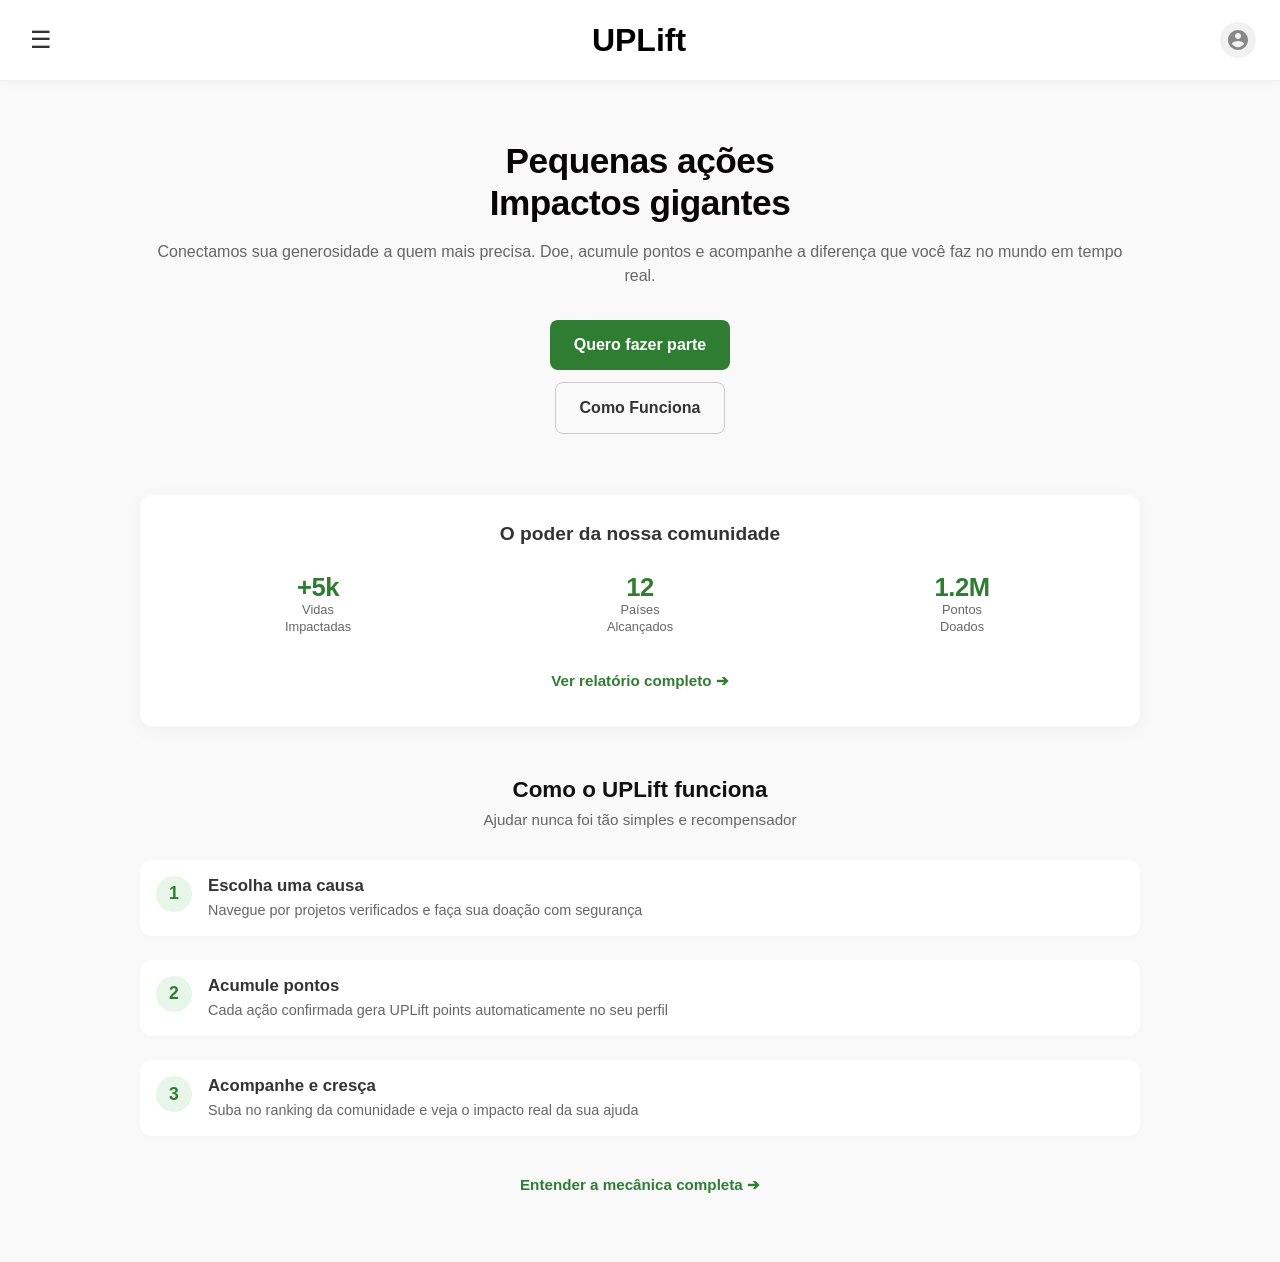
<file: Front-end/index.html>
<!DOCTYPE html>
<html lang="pt-br">
<head>
    <meta charset="UTF-8">
    <meta name="viewport" content="width=device-width, initial-scale=1.0">
    <title>UPLift</title>
    <link rel="stylesheet" href="estilos/style.css">
    <script src="script/script.js" defer></script>
</head>
<body>
    <header id="main-header">
        <button id="menu-btn">☰</button>    
        <h1>UPLift</h1>
        <nav id="menu-mobile">
            <ul>
                <li><a href="#" id="link-menu-impacto">IMPACTO</a></li>
                <li><a href="#" id="link-menu-funcionamento">FUNCIONAMENTO</a></li>
                <li><a href="#" id="link-menu-cadastro">CADASTRO</a></li>
                <li><a href="#" id="link-menu-login">LOGIN</a></li>
            </ul>
        </nav>

        <div id="perfil-usuario">
           <button id="btn-avatar">
                <svg viewBox="0 0 24 24" fill="#888888" height="24" width="24" xmlns="http://www.w3.org/2000/svg">
                <path d="M12 2C6.48 2 2 6.48 2 12s4.48 10 10 10 10-4.48 10-10S17.52 2 12 2zm0 3c1.66 0 3 1.34 3 3s-1.34 3-3 3-3-1.34-3-3 1.34-3 3-3zm0 14.2c-2.5 0-4.71-1.28-6-3.22.03-1.99 4-3.08 6-3.08 1.99 0 5.97 1.09 6 3.08-1.29 1.94-3.5 3.22-6 3.22z"></path>
                </svg>
           </button>
        </div>
    </header>

    <main id="conteudo-principal">
        <section id="inicio">
            <div id="inicio-conteudo">
                <h2>Pequenas ações<br>Impactos gigantes</h2>
                <p>Conectamos sua generosidade a quem mais precisa. Doe, acumule pontos e acompanhe a diferença que você faz no mundo em tempo real.</p>
                <div id="botoes-inicio">
                    <button class="btn-primario" id="btn-iniciar-cadastro">Quero fazer parte</button>
                    <button class="btn-secundario" id="btn-funcionamento">Como Funciona</button>
                </div>
            </div>
        </section>

        <section id="impacto-preview">
            <div class="impacto-card">
                <h3>O poder da nossa comunidade</h3>

                <div class="grid-numeros">
                    <div class="numero-item">
                        <span class="numero-destaque">+5k</span>
                        <span class="numero-texto">Vidas<br>Impactadas</span>
                    </div>
                    <div class="numero-item">
                        <span class="numero-destaque">12</span>
                        <span class="numero-texto">Países<br>Alcançados</span>
                    </div>
                    <div class="numero-item">
                        <span class="numero-destaque">1.2M</span>
                        <span class="numero-texto">Pontos<br>Doados</span>
                    </div>
                </div>

                <a href="#" class="link-saiba-mais" id="btn-ver-relatorio">Ver relatório completo ➔</a>
            </div>
        </section>

        <section id="loja-preview" style="display: none;">
            <div class="impacto-card">
                <h3>UPLift Store</h3>
                <p style="color: #666; font-size: 0.95rem; margin-bottom: 20px;">Use seus UPLift Points para resgatar passagens, cupons de apps de entrega, descontos em faculdades e streamings.</p>
                
                <button id="btn-acessar-loja" class="btn-secundario btn-full" style="display: flex; justify-content: center; align-items: center; gap: 8px;">
                    <span style="font-size: 1.2rem;">🛍️</span> Entrar na Loja
                </button>

                <div class="container-patrocinadores">
                    <span class="titulo-patrocinadores">Marcas que apoiam essa ideia:</span>
                    <div class="carrossel-patrocinadores">
                        <div class="trilha-patrocinadores">
                            <div class="patrocinador-item">✈️ VoeMais Air</div>
                            <div class="patrocinador-item">🎬 CineStream</div>
                            <div class="patrocinador-item">🍔 FoodFast</div>
                            <div class="patrocinador-item">🎓 UniEnsino</div>
                            <div class="patrocinador-item">🛍️ MegaShop</div>
                            
                            <div class="patrocinador-item">✈️ VoeMais Air</div>
                            <div class="patrocinador-item">🎬 CineStream</div>
                            <div class="patrocinador-item">🍔 FoodFast</div>
                            <div class="patrocinador-item">🎓 UniEnsino</div>
                            <div class="patrocinador-item">🛍️ MegaShop</div>
                        </div>
                    </div>
                </div>
            </div>
        </section>

        <section id="como-funciona-preview">
            
            <div id="bloco-visitante">
                <div class="como-funciona-header">
                    <h3>Como o UPLift funciona</h3>
                    <p>Ajudar nunca foi tão simples e recompensador</p>
                </div>

                <div class="passos-container">
                    <div class="passo-item">
                        <div class="passo-numero">1</div>
                        <div class="passo-texto">
                            <h4>Escolha uma causa</h4>
                            <p>Navegue por projetos verificados e faça sua doação com segurança</p>
                        </div>
                    </div>
                    <div class="passo-item">
                        <div class="passo-numero">2</div>
                        <div class="passo-texto">
                            <h4>Acumule pontos</h4>
                            <p>Cada ação confirmada gera UPLift points automaticamente no seu perfil</p>
                        </div>
                    </div>
                    <div class="passo-item">
                        <div class="passo-numero">3</div>
                        <div class="passo-texto">
                            <h4>Acompanhe e cresça</h4>
                            <p>Suba no ranking da comunidade e veja o impacto real da sua ajuda</p>
                        </div>
                    </div>
                </div>
                
                <a href="#" class="link-saiba-mais btn-centralizado">Entender a mecânica completa ➔</a>
            </div> <div id="bloco-usuario-logado" style="display: none;">
                <div class="como-funciona-header">
                    <h3>Meu Impacto Pessoal</h3>
                    <p>O reflexo da sua generosidade no mundo.</p>
                </div>

                <div class="grid-numeros" style="margin-bottom: 32px;">
                    <div class="numero-item">
                        <span class="numero-destaque" style="color: #2e7d32;">3</span>
                        <span class="numero-texto">Doações<br>Realizadas</span>
                    </div>
                    <div class="numero-item">
                        <span class="numero-destaque" style="color: #2e7d32;">15</span>
                        <span class="numero-texto">Vidas<br>Alcançadas</span>
                    </div>
                    <div class="numero-item">
                        <span class="numero-destaque" style="font-size: 1.5rem; margin-bottom: 6px;">Água</span>
                        <span class="numero-texto">Causa<br>Favorita</span>
                    </div>
                </div>
                
                <a href="#" class="link-saiba-mais btn-centralizado">Ver relatório detalhado ➔</a>
            </div>

        </section>
    </main>
    <div id="modal-perfil" class="js-modal-overlay">
        <div id="modal-box">
            <button id="fechar-modal" class="fechar-modal-cadastro js-fechar-modal">X</button>
            <div class="modal-avatar">FN</div>
            <h2 class="modal-nome">Felipe Neves</h2>
            <span class="modal-pontos">1250 pts</span>

            <button id="btn-deslogar" class="btn-sair">Sair da conta</button>
        </div>
    </div>
    <div id="modal-tipo-cadastro" class="js-modal-overlay">
        <div class="modal-box-cadastro">
            <button class="fechar-modal-cadastro js-fechar-modal" id="fechar-tipo-cadastro">X</button>
            <h2 class="titulo-cadasstro">Junte-se ao UPLift</h2>
            <p class="subtitulo-cadastro">Como você deseja participar da nossa comunidade?</p>

            <div class="opcoes-cadastro">
                <button id="btn-escolha-doador" class="btn-opcao">
                    <span class="opcao-icone">👤</span>
                    <div class="opcao-texto">
                        <strong>Doador</strong>
                        <span>Quero apoiar causas e acumular pontos</span>
                    </div>
                </button>

                <button id="btn-escolha-empresa" class="btn-opcao">
                    <span class="opcao-icone">🏢</span>
                    <div class="opcao-texto">
                        <strong>Empresa Parceira</strong>
                        <span>Quero oferecer recompensas e apoiar</span>
                    </div>
                </button>
            </div>    

            <div class="link-login-rodape">
                Já tem uma conta? <a href="#" id="link-abrir-login">Faça Login</a>
            </div>            
        </div>
    </div>   
    
    <div id="modal-login" class="js-modal-overlay">
        <div class="modal-box-login">
            <button class="fechar-modal-login js-fechar-modal">X</button>
            <h2 class="titulo-login">Bem vindo de volta!</h2>
            <p class="subtitulo-login">Acesse sua conta para continuar impactando o mundo</p>

            <form id="form-login">
                <div class="grupo-input">
                    <label for="login-email">E-mail</label>
                    <input type="email" id="login-email" placeholder="seu@email.com" required>
                </div>
                <div class="grupo-input">
                    <label for="login-senha">Senha</label>
                    <input type="password" id="login-senha" placeholder="123senha" required>
                </div>

                <div class="opcoes-extras-login">
                    <a href="#" class="link-esqueci-senha">Esqueceu a senha?</a>
                </div>

                <button type="submit" class="btn-primario btn-full">Entrar</button>
            </form>

            <div class="link-login-rodape">
                Não tem uma conta? <a href="#" id="link-abrir-cadastro-pelo-login">Cadastre-se</a>
            </div>
        </div>
    </div>

    <div id="modal-doacao" class="js-modal-overlay">
        <div class="modal-box-cadastro">
            <button class="fechar-modal-cadastro js-fechar-modal">✕</button>
            <h2 class="titulo-cadastro">Faça sua Doação</h2>
            <p class="subtitulo-cadastro">Escolha a causa e o valor para transformar vidas.</p>

            <form id="form-doacao">
                <div class="grupo-input">
                    <label for="doacao-causa">Causa / Instituição</label>
                    <select id="doacao-causa" required>
                        <option value="" disabled selected>Selecione um projeto...</option>
                        <option value="agua">Água Limpa Para Todos (Angola)</option>
                        <option value="educacao">Educação Sem Fronteiras (Brasil)</option>
                        <option value="refugio">Refúgio e Esperança (Síria)</option>
                        <option value="saude">Saúde e Nutrição Infantil (Haiti)</option>
                    </select>
                </div>

                <div class="grupo-input">
                    <label for="doacao-valor">Valor da doação (R$)</label>
                    <input type="number" id="doacao-valor" placeholder="Ex: 50" min="5" step="1" required>
                </div>

                <div class="preview-pontos">
                    <span>Pontos gerados:</span>
                    <strong id="pontos-calculados">0 pts</strong>
                </div>

                <button type="submit" class="btn-primario btn-full" style="margin-top: 8px;">Confirmar Doação</button>
            </form>
        </div>
    </div>

    <div id="modal-loja-manutencao" class="js-modal-overlay">
        <div class="modal-box-cadastro" style="padding-top: 0; overflow: hidden;"> <div class="faixa-manutencao">
                🚧 EM CONSTRUÇÃO 🚧
            </div>
            
            <button class="fechar-modal-cadastro js-fechar-modal" style="top: 48px;">✕</button>
            
            <div style="padding: 24px 0 0 0; text-align: center;">
                <h2 class="titulo-cadastro" style="margin-bottom: 12px;">Loja em Breve!</h2>
                <p class="subtitulo-cadastro" style="line-height: 1.5;">Seção ainda em construção.</p>
                <p class="subtitulo-cadastro" style="line-height: 1.5; color: #111;">Continue acumulando seus <strong>pontos vitalícios</strong>. Avisaremos você assim que novos itens e resgates maravilhosos forem disponibilizados na loja!</p>
                
                <button class="btn-primario js-fechar-modal" style="margin-top: 24px; width: 100%;">Entendi, vou juntar pontos</button>
            </div>
        </div>
    </div>
</body>
</html>
</file>
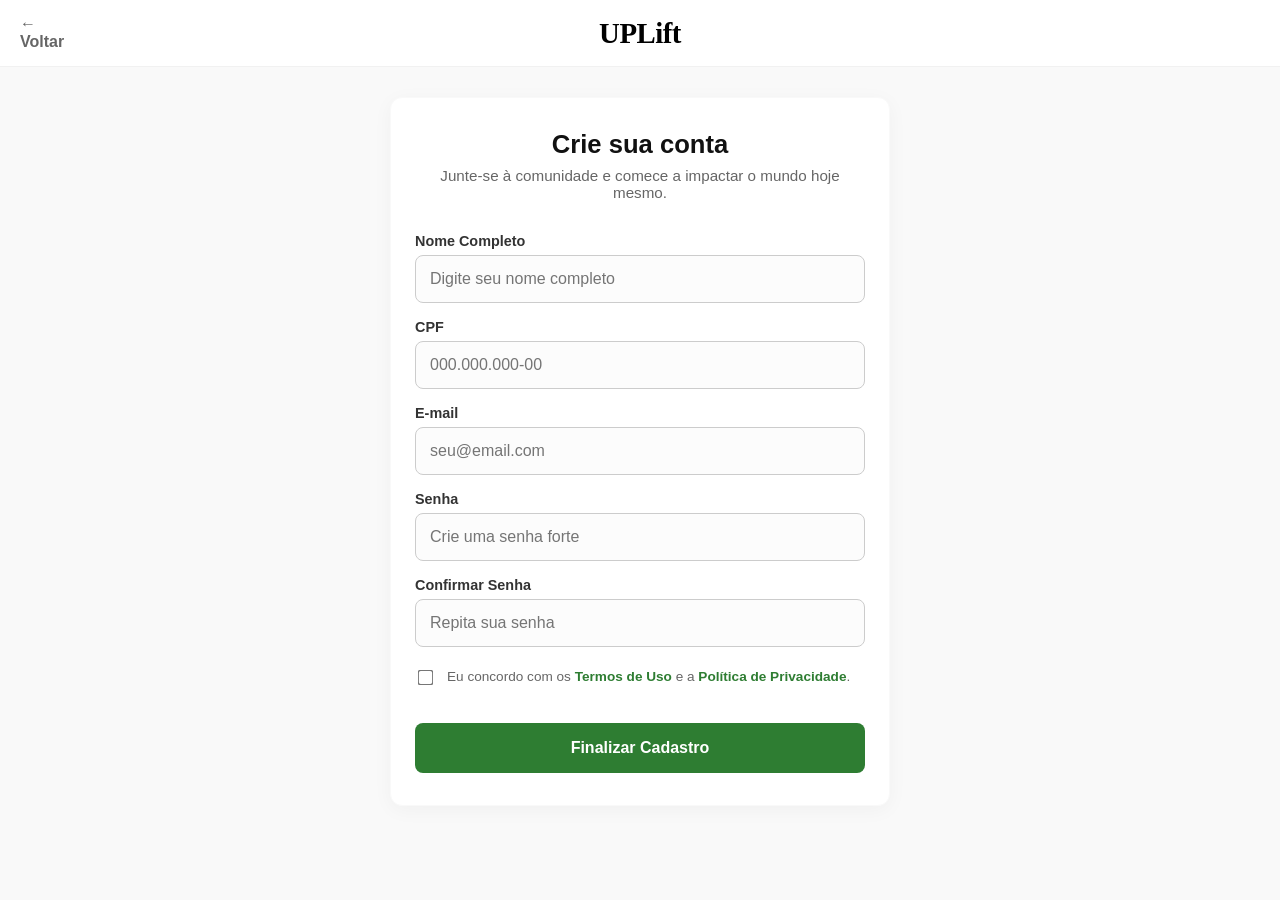
<file: Front-end/cadastro-doador.html>
<!DOCTYPE html>
<html lang="pt-br">
<head>
    <meta charset="UTF-8">
    <meta name="viewport" content="width=device-width, initial-scale=1.0">
    <title>Cadastro Doador</title>
    <link rel="stylesheet" href="estilos/style.css">
</head>
<body style="background-color: #f9f9f9;">
    <header class="header-simples">
        <a href="index.html" class="btn-voltar">← Voltar</a>
        <h1 class="logo-simples">UPLift</h1>
        <div style="width: 60px;"></div>
    </header>

    <main class="container-cadastro-pagina">
        <div class="box-formulario-pagina">
            <div class="cabecalho-form">
                <h2>Crie sua conta</h2>
                <p>Junte-se à comunidade e comece a impactar o mundo hoje mesmo.</p>
            </div>

            <form id="form-cadastro-doador">
                <div class="grupo-input">
                    <label for="cad-nome">Nome Completo</label>
                    <input type="text" id="cad-nome" placeholder="Digite seu nome completo" required>
                </div>

                <div class="grupo-input">
                    <label for="cad-cpf">CPF</label>
                    <input type="text" id="cad-cpf" placeholder="000.000.000-00" required>
                </div>

                <div class="grupo-input">
                    <label for="cad-email">E-mail</label>
                    <input type="email" id="cad-email" placeholder="seu@email.com" required>
                </div>

                <div class="grupo-input">
                    <label for="cad-senha">Senha</label>
                    <input type="password" id="cad-senha" placeholder="Crie uma senha forte" required>
                </div>

                <div class="grupo-input">
                    <label for="cad-confirma-senha">Confirmar Senha</label>
                    <input type="password" id="cad-confirma-senha" placeholder="Repita sua senha" required>
                </div>

                <div class="termos-aceite">
                    <input type="checkbox" id="cad-termos" required>
                    <label for="cad-termos">Eu concordo com os <a href="#">Termos de Uso</a> e a <a href="#">Política de Privacidade</a>.</label>
                </div>

                <button type="submit" class="btn-primario btn-full" style="margin-top: 16px;">Finalizar Cadastro</button>
            </form>
        </div>
    </main>
</body>
</html>
</file>
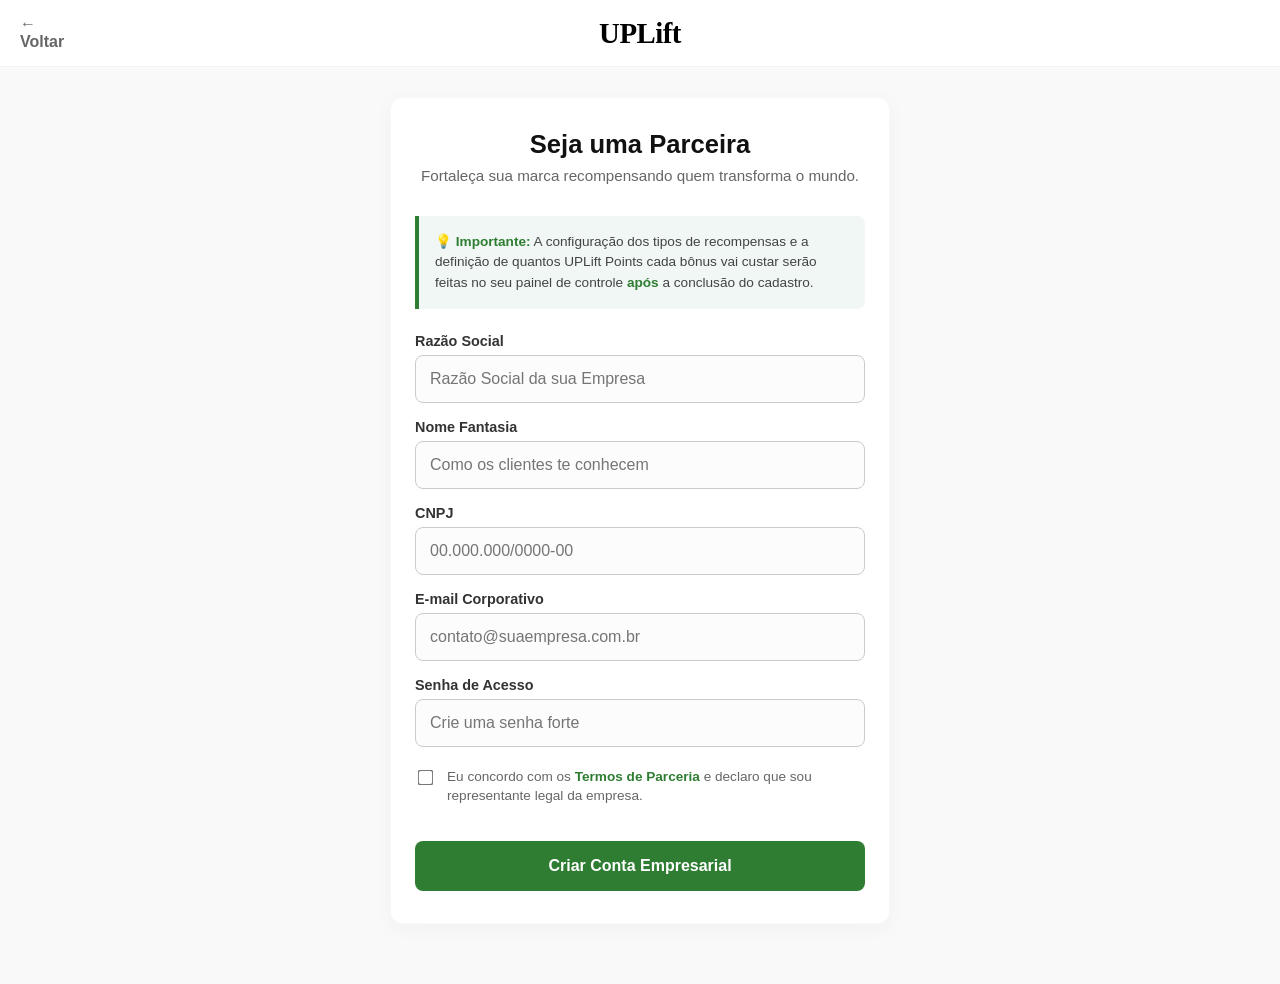
<file: Front-end/cadastro-empresa.html>
<!DOCTYPE html>
<html lang="pt-br">
<head>
    <meta charset="UTF-8">
    <meta name="viewport" content="width=device-width, initial-scale=1.0">
    <title>Cadastro Empresa - UPLift</title>
    <link rel="stylesheet" href="estilos/style.css">
</head>
<body style="background-color: #f9f9f9;">
    
    <header class="header-simples">
        <a href="index.html" class="btn-voltar">← Voltar</a>
        <h1 class="logo-simples">UPLift</h1>
        <div style="width: 60px;"></div>
    </header>

    <main class="container-cadastro-pagina">
        <div class="box-formulario-pagina">
            <div class="cabecalho-form">
                <h2>Seja uma Parceira</h2>
                <p>Fortaleça sua marca recompensando quem transforma o mundo.</p>
            </div>

            <div class="aviso-configuracao">
                <strong>💡 Importante:</strong> A configuração dos tipos de recompensas e a definição de quantos UPLift Points cada bônus vai custar serão feitas no seu painel de controle <strong>após</strong> a conclusão do cadastro.
            </div>

            <form id="form-cadastro-empresa">
                <div class="grupo-input">
                    <label for="cad-emp-razao">Razão Social</label>
                    <input type="text" id="cad-emp-razao" placeholder="Razão Social da sua Empresa" required>
                </div>

                <div class="grupo-input">
                    <label for="cad-emp-fantasia">Nome Fantasia</label>
                    <input type="text" id="cad-emp-fantasia" placeholder="Como os clientes te conhecem" required>
                </div>

                <div class="grupo-input">
                    <label for="cad-emp-cnpj">CNPJ</label>
                    <input type="text" id="cad-emp-cnpj" placeholder="00.000.000/0000-00" required>
                </div>

                <div class="grupo-input">
                    <label for="cad-emp-email">E-mail Corporativo</label>
                    <input type="email" id="cad-emp-email" placeholder="contato@suaempresa.com.br" required>
                </div>

                <div class="grupo-input">
                    <label for="cad-emp-senha">Senha de Acesso</label>
                    <input type="password" id="cad-emp-senha" placeholder="Crie uma senha forte" required>
                </div>

                <div class="termos-aceite">
                    <input type="checkbox" id="cad-emp-termos" required>
                    <label for="cad-emp-termos">Eu concordo com os <a href="#">Termos de Parceria</a> e declaro que sou representante legal da empresa.</label>
                </div>

                <button type="submit" class="btn-primario btn-full" style="margin-top: 16px;">Criar Conta Empresarial</button>
            </form>
        </div>
    </main>

</body>
</html>
</file>
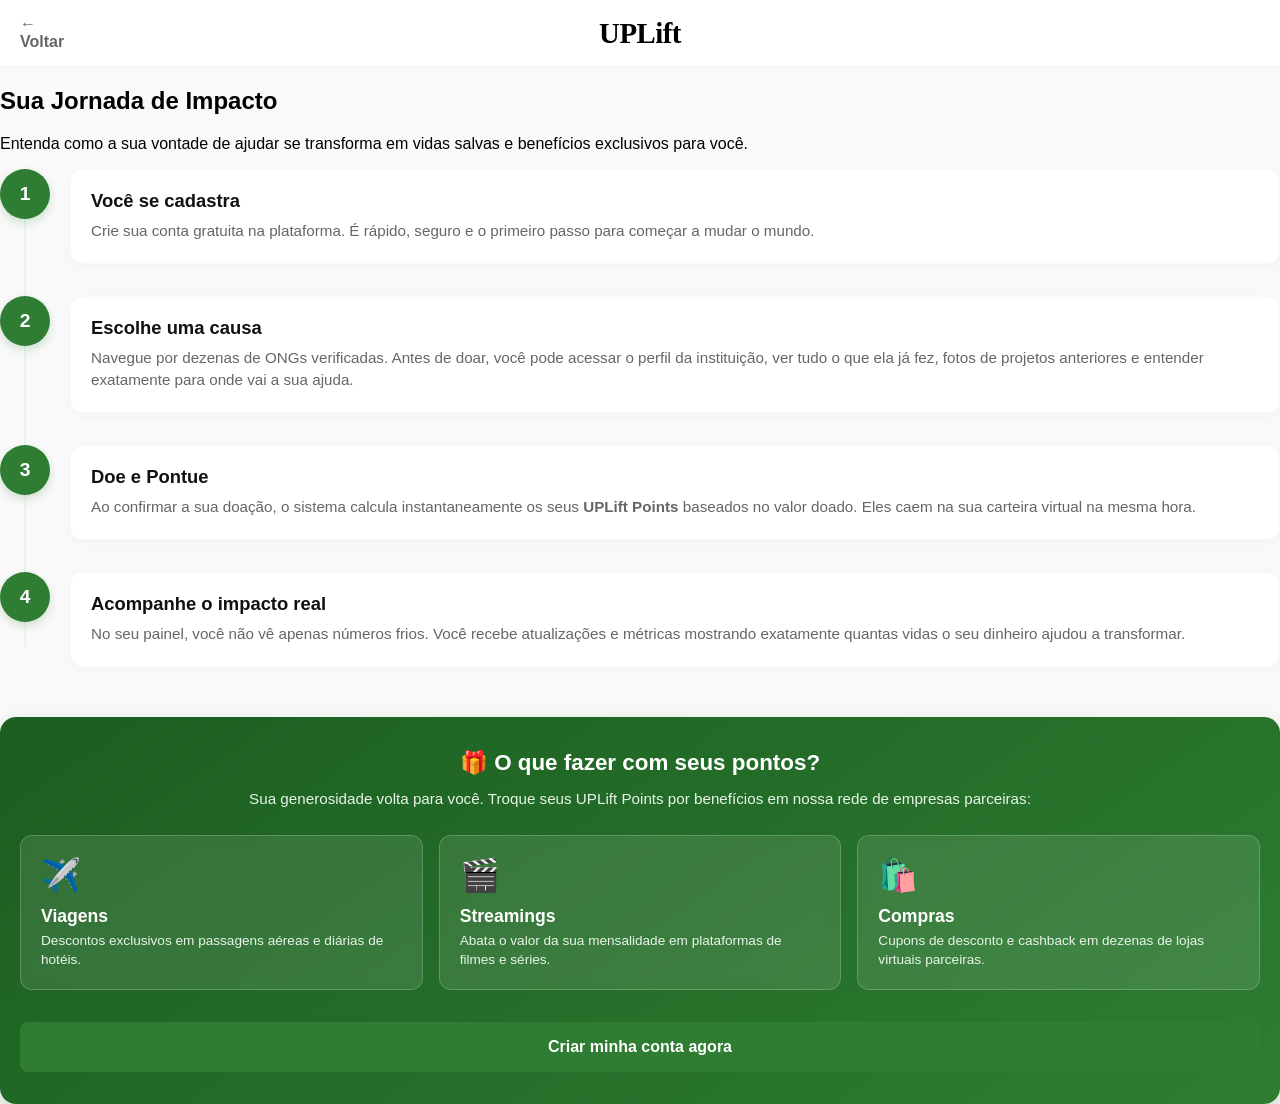
<file: Front-end/funcionamento.html>
<!DOCTYPE html>
<html lang="pt-br">
<head>
    <meta charset="UTF-8">
    <meta name="viewport" content="width=device-width, initial-scale=1.0">
    <title>Como Funciona - UPLift</title>
    <link rel="stylesheet" href="estilos/style.css">
</head>
<body style="background-color: #f9f9f9;">
    
    <header class="header-simples">
        <a href="index.html" class="btn-voltar">← Voltar</a>
        <h1 class="logo-simples">UPLift</h1>
        <div style="width: 60px;"></div>
    </header>

    <main class="container-pagina-padrao">
        
        <div class="cabecalho-pagina">
            <h2>Sua Jornada de Impacto</h2>
            <p>Entenda como a sua vontade de ajudar se transforma em vidas salvas e benefícios exclusivos para você.</p>
        </div>

        <div class="jornada-container">
            
            <div class="jornada-passo">
                <div class="jornada-icone">1</div>
                <div class="jornada-conteudo">
                    <h3>Você se cadastra</h3>
                    <p>Crie sua conta gratuita na plataforma. É rápido, seguro e o primeiro passo para começar a mudar o mundo.</p>
                </div>
            </div>

            <div class="jornada-passo">
                <div class="jornada-icone">2</div>
                <div class="jornada-conteudo">
                    <h3>Escolhe uma causa</h3>
                    <p>Navegue por dezenas de ONGs verificadas. Antes de doar, você pode acessar o perfil da instituição, ver tudo o que ela já fez, fotos de projetos anteriores e entender exatamente para onde vai a sua ajuda.</p>
                </div>
            </div>

            <div class="jornada-passo">
                <div class="jornada-icone">3</div>
                <div class="jornada-conteudo">
                    <h3>Doe e Pontue</h3>
                    <p>Ao confirmar a sua doação, o sistema calcula instantaneamente os seus <strong>UPLift Points</strong> baseados no valor doado. Eles caem na sua carteira virtual na mesma hora.</p>
                </div>
            </div>

            <div class="jornada-passo">
                <div class="jornada-icone">4</div>
                <div class="jornada-conteudo">
                    <h3>Acompanhe o impacto real</h3>
                    <p>No seu painel, você não vê apenas números frios. Você recebe atualizações e métricas mostrando exatamente quantas vidas o seu dinheiro ajudou a transformar.</p>
                </div>
            </div>

        </div>

        <div class="recompensas-destaque">
            <h3 class="titulo-recompensas">🎁 O que fazer com seus pontos?</h3>
            <p>Sua generosidade volta para você. Troque seus UPLift Points por benefícios em nossa rede de empresas parceiras:</p>
            
            <div class="grid-recompensas">
                <div class="card-recompensa">
                    <div class="recompensa-emoji">✈️</div>
                    <h4>Viagens</h4>
                    <p>Descontos exclusivos em passagens aéreas e diárias de hotéis.</p>
                </div>
                <div class="card-recompensa">
                    <div class="recompensa-emoji">🎬</div>
                    <h4>Streamings</h4>
                    <p>Abata o valor da sua mensalidade em plataformas de filmes e séries.</p>
                </div>
                <div class="card-recompensa">
                    <div class="recompensa-emoji">🛍️</div>
                    <h4>Compras</h4>
                    <p>Cupons de desconto e cashback em dezenas de lojas virtuais parceiras.</p>
                </div>
            </div>
            
            <button class="btn-primario btn-centralizado" style="margin-top: 32px; width: 100%;">Criar minha conta agora</button>
        </div>

    </main>

</body>
</html>
</file>
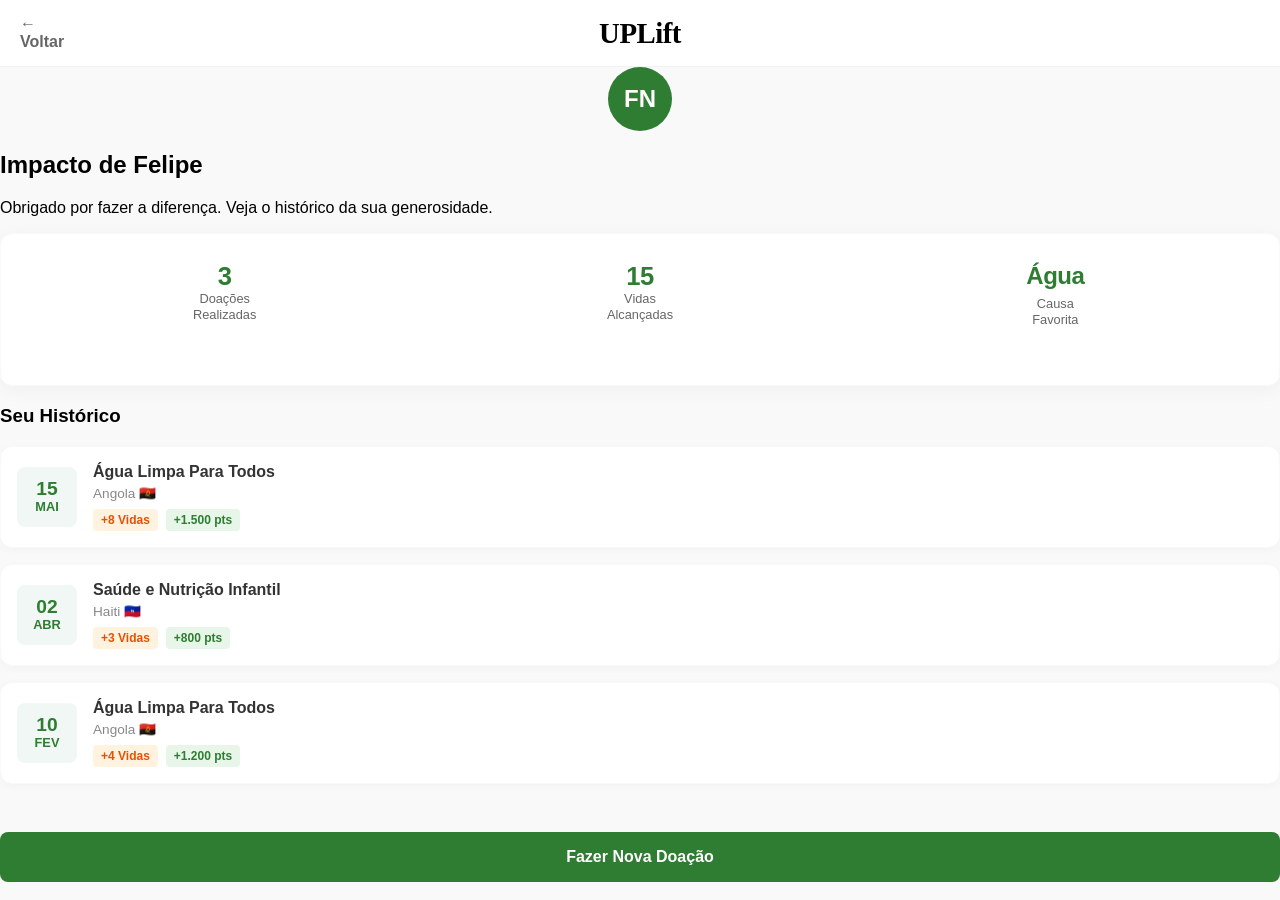
<file: Front-end/relatorio-pessoal.html>
<!DOCTYPE html>
<html lang="pt-br">
<head>
    <meta charset="UTF-8">
    <meta name="viewport" content="width=device-width, initial-scale=1.0">
    <title>Meu Impacto - UPLift</title>
    <link rel="stylesheet" href="estilos/style.css">
</head>
<body style="background-color: #f9f9f9;">
    
    <header class="header-simples">
        <a href="index.html" class="btn-voltar">← Voltar</a>
        <h1 class="logo-simples">UPLift</h1>
        <div style="width: 60px;"></div>
    </header>

    <main class="container-pagina-padrao">
        
        <div class="cabecalho-pagina">
            <div class="avatar-grande">FN</div>
            <h2>Impacto de Felipe</h2>
            <p>Obrigado por fazer a diferença. Veja o histórico da sua generosidade.</p>
        </div>

        <div class="impacto-card card-destaque">
            <div class="grid-numeros">
                <div class="numero-item">
                    <span class="numero-destaque" style="color: #2e7d32;">3</span>
                    <span class="numero-texto">Doações<br>Realizadas</span>
                </div>
                <div class="numero-item">
                    <span class="numero-destaque" style="color: #2e7d32;">15</span>
                    <span class="numero-texto">Vidas<br>Alcançadas</span>
                </div>
                <div class="numero-item">
                    <span class="numero-destaque" style="font-size: 1.5rem; margin-bottom: 6px;">Água</span>
                    <span class="numero-texto">Causa<br>Favorita</span>
                </div>
            </div>
        </div>

        <h3 class="titulo-secao-relatorio">Seu Histórico</h3>
        
        <div class="lista-historico">
            
            <div class="item-historico">
                <div class="data-historico">
                    <span class="dia">15</span>
                    <span class="mes">Mai</span>
                </div>
                <div class="conteudo-historico">
                    <h4>Água Limpa Para Todos</h4>
                    <p class="local-historico">Angola 🇦🇴</p>
                    <div class="tags-historico">
                        <span class="tag-vidas">+8 Vidas</span>
                        <span class="tag-pontos">+1.500 pts</span>
                    </div>
                </div>
            </div>

            <div class="item-historico">
                <div class="data-historico">
                    <span class="dia">02</span>
                    <span class="mes">Abr</span>
                </div>
                <div class="conteudo-historico">
                    <h4>Saúde e Nutrição Infantil</h4>
                    <p class="local-historico">Haiti 🇭🇹</p>
                    <div class="tags-historico">
                        <span class="tag-vidas">+3 Vidas</span>
                        <span class="tag-pontos">+800 pts</span>
                    </div>
                </div>
            </div>

            <div class="item-historico">
                <div class="data-historico">
                    <span class="dia">10</span>
                    <span class="mes">Fev</span>
                </div>
                <div class="conteudo-historico">
                    <h4>Água Limpa Para Todos</h4>
                    <p class="local-historico">Angola 🇦🇴</p>
                    <div class="tags-historico">
                        <span class="tag-vidas">+4 Vidas</span>
                        <span class="tag-pontos">+1.200 pts</span>
                    </div>
                </div>
            </div>

        </div>

        <button class="btn-primario" style="width: 100%; margin-top: 24px;">Fazer Nova Doação</button>

    </main>

</body>
</html>
</file>
<file: Front-end/estilos/style.css>
@charset "UTF-8";

body {
    margin: 0;
    font-family: sans-serif;
    background-color: #f9f9f9;
}

header#main-header {
    display: flex;
    justify-content: space-between;
    align-items: center;
    padding: 10px 20px;
    background-color: #ffffff;
    box-shadow: 0 2px 10px rgba(0,0,0,0.05);
    height: 60px;

    position: sticky;
    top: 0;
    z-index: 100;

    padding-left: 24px;
    padding-right: 24px;
}


div#main-header h1{
    font-family: Cambria, Cochin, Georgia, Times, 'Times New Roman', serif;
    font-size: 2.2rem;
    letter-spacing: -0.5px;
    color: #000000;
    text-align: center;

    position: absolute;
    left: 50%;
    transform: translateX(-50%);
}

button#menu-btn {
    background: none;
    border: none;
    font-size: 24px;
    color: #333;
    cursor: pointer;
    text-align: left;
    padding: 6px;
    width: max-content;

    outline: none; 
    -webkit-tap-highlight-color: transparent;
}

button#menu-btn:hover {
    background-color: lightgrey;
    border-radius: 4px;
}

nav#menu-mobile {
    position: absolute;
    top: 100%;
    left: 0;
    width: 100%;
    border-top: 1px solid #f1f1f1;
    box-shadow: 0 8px 16px rgba(0, 0, 0, 0.08);
    background-color: #ffffff;
    

    max-height: 0;
    overflow: hidden;
    transition: max-height 0.4s ease-in-out;
    z-index: 99;
}

nav#menu-mobile.aberto{
    max-height: 350px;
}

nav#menu-mobile ul {
    list-style: none;
    padding: 20px 24px;
    margin: 0;
    display: flex;
    flex-direction: column;
    gap: 20px;
}

div#perfil-usuario{
    display: flex;
    align-items: center;
    padding: 0;
}

button#btn-avatar {
    width: 36px;
    height: 36px;
    border-radius: 50%;
    background-color: #f1f1f1f1;
    color: black;
    border: none;
    font-weight: 700;
    font-size: 14px;
    cursor: pointer;
    display: flex;
    align-items: center;
    justify-content: center;
    transition: background-color 0.2s;

    
}

button#btn-avatar:hover {
    background-color: #e0e0e0;
}

#modal-doacao {
    position: fixed;
    top: 0;
    left: 0;
    width: 100vw;
    height: 100vh;
    background-color: rgba(0, 0, 0, 0.5);
    display: flex;
    align-items: center;
    justify-content: center;
    z-index: 9999;
    
    opacity: 0;
    pointer-events: none;
    transition: opacity 0.3s ease;
}

#modal-doacao.ativo {
    opacity: 1;
    pointer-events: all;
}

#modal-doacao .modal-box-cadastro {
    transform: translateY(20px);
    transition: transform 0.3s ease;
}

#modal-doacao.ativo .modal-box-cadastro {
    transform: translateY(0);
}

#modal-perfil{
    position: fixed;
    top: 0;
    left: 0;
    width: 100vw;
    height: 100vh;
    background-color: rgba(0, 0, 0, 0.05);
    display: flex;
    align-items: center;
    justify-content: center;
    z-index: 9999;

    opacity: 0;
    pointer-events: none;
    transition: opacity 0.3s ease;
}

#modal-perfil.ativo{
    opacity: 1;
    pointer-events: all;
}

#modal-box {
    background-color: #ffffff;
    padding: 30px 20px;
    border-radius: 12px;
    width: 80%;
    max-width: 320px;
    text-align: center;
    position: relative;
    box-shadow: 0 10px 25px rgba(0, 0, 0, 0.1);

    transform: translateY(20px);
    transition: transform 0.3s ease;
}

#modal-perfil.ativo #modal-box {
    transform: translateY(0);
}

button#fechar-modal {
    position: absolute;
    top: 10px;
    right: 15px;
    background: none;
    border: none;
    font-size: 20px;
    cursor: pointer;
    color: #888888;
}

.modal-avatar {
    width: 60px;
    height: 60px;
    border-radius: 50%;
    background-color: #e8f5e9;
    color: black;
    font-size: 22px;
    font-weight: 800;
    display: flex;
    align-items: center;
    justify-content: center;
    margin: 0 auto 15px auto;
}

.modal-nome {
    font-size: 1.2rem;
    color: #333333;
    margin: 0 0 12px 0;
}

.modal-pontos {
    background-color: #e8f5e9;
    color: black;
    padding: 6px 14px;
    border-radius: 16px;
    font-size: 0.9rem;
    font-weight: 800;
    display: inline-block;
}

nav a {
    padding: 5px;
    width: fit-content;
    border-radius: 5px;
}
nav#menu-mobile a{
    text-decoration: none;
    color: #333333;
    font-weight: 600;
    font-size: 16px;
    letter-spacing: -0.2px;
    transition: color 0.2s ease;
    display: block;
}

nav#menu-mobile a:hover {
    background-color: lightgrey;
    color: black;
}
@media (hover: hover) {
    button#menu-btn:hover {
        background-color: black;
        color: white;
        border-radius: 4px;
    }
}

div#carrossel-parceiros {
    height: 100px;
    width: 70px;
    overflow: hidden;
    display: flex;
    justify-content: center;

    -webkit-mask-image: linear-gradient(to bottom, transparent 0%, black 30%, black 70%, transparent 100%);
    mask-image: linear-gradient(to bottom, transparent 0%, black 30%, black 70%, transparent 100%);
}

div#caminho-carrossel {
    display: flex;
    flex-direction: column;
    gap: 24px;
    align-items: center;
    height: max-content;
    animation: scrollVertical 12s linear infinite;
}

div#caminho-carrossel object {
    height: 28px;
    width: auto;
    max-width: 45px;

    opacity: 0.6;
    transition: all 0.3s ease;
}

main#conteudo-principal {
    padding: 20px;
    padding-left: 24px;
    padding-right: 24px;

    max-width: 1000px;
    margin: 0 auto;
}

section#inicio {
    display: flex;
    flex-direction: column;
    justify-content: center;
    text-align: center;
    padding: 40px 0 50px 0;
}

div#inicio-conteudo h2{
    font-size: 2.2rem;
    color: #080505;
    margin: 0 0 16px 0;
    line-height: 1.2;
    letter-spacing: -0.5px;
}

div#inicio-conteudo p {
    font-size: 1rem;
    color: #666666;
    margin: 0 0 32px 0;
    line-height: 1.5;
}

div#botoes-inicio {
    display: flex;
    flex-direction: column;
    gap: 12px;
}

.btn-primario {
    background-color: #2e7d32;
    width: fit-content;
    margin: auto;
    color: white;
    border: none;
    padding: 16px 24px;
    border-radius: 8px;
    font-size: 1rem;
    font-weight: 700;
    cursor: pointer;
    transition: background-color 0.2s;
    -webkit-tap-highlight-color: transparent;
}

.btn-primario:hover {
    background-color: #25682a46;
    color: #000000;
}

.btn-secundario {
    background-color: transparent;
    width: fit-content;
    margin: auto;
    color: #333333;
    border: 1px solid #cccccc;
    padding: 16px 24px;
    border-radius: 8px;
    font-size: 1rem;
    font-weight: 700;
    cursor: pointer;
    transition: background-color 0.2s;
    -webkit-tap-highlight-color: transparent;
}

.btn-secundario:hover {
    background-color: #f1f1f1;
}

section#impacto-preview {
    margin-top: 10px;
}

.impacto-card {
    background-color: #ffffff;
    border-radius: 12px;
    padding: 28px 20px;
    box-shadow: 0 4px 20px rgba(0, 0, 0, 0.04); 
    border: 1px solid #f9f9f9;
    text-align: center;
}

.impacto-card h3 {
    font-size: 1.2rem;
    color: #333333;
    margin: 0 0 28px 0;
    font-weight: 700;
}

.grid-numeros {
    display: flex;
    justify-content: space-between;
    align-items: flex-start;
    gap: 8px;
    margin-bottom: 28px;
}

.numero-item {
    display: flex;
    flex-direction: column;
    align-items: center;
    flex: 1; 
}

.numero-destaque {
    font-size: 1.6rem;
    font-weight: 800;
    color: #2e7d32; 
    letter-spacing: -0.5px;
}

.numero-texto {
    font-size: 0.8rem;
    color: #666666;
    line-height: 1.3;
}

.link-saiba-mais {
    display: inline-block;
    font-size: 0.95rem;
    font-weight: 700;
    color: #2e7d32;
    text-decoration: none;
    transition: color 0.2s ease;
    padding: 8px;
}

.link-saiba-mais:hover {
    color: #1b5e20;
    text-decoration: underline;
}

section#como-funciona-preview {
    margin-top: 50px;
    padding-bottom: 40px; 
}

.como-funciona-header {
    text-align: center;
    margin-bottom: 32px;
}

.como-funciona-header h3 {
    font-size: 1.4rem;
    color: #111111;
    margin: 0 0 8px 0;
    font-weight: 800;
}


.como-funciona-header p {
    font-size: 0.95rem;
    color: #666666;
    margin: 0;
}

.passos-container {
    display: flex;
    flex-direction: column;
    gap: 24px; 
    margin-bottom: 32px;
}

.passo-item {
    display: flex;
    align-items: flex-start;
    gap: 16px;
    background-color: #ffffff;
    padding: 16px;
    border-radius: 12px;
    box-shadow: 0 2px 8px rgba(0,0,0,0.02); 
}

.passo-numero {
    width: 36px;
    height: 36px;
    background-color: #e8f5e9;
    color: #2e7d32;
    border-radius: 50%;
    display: flex;
    align-items: center;
    justify-content: center;
    font-size: 1.1rem;
    font-weight: 800;
    flex-shrink: 0; 
}

.passo-texto h4 {
    font-size: 1.05rem;
    color: #333333;
    margin: 0 0 4px 0;
    font-weight: 700;
}

.passo-texto p {
    font-size: 0.9rem;
    color: #666666;
    margin: 0;
    line-height: 1.4;
}

.btn-centralizado {
    display: block;
    text-align: center;
    margin: 0 auto;
    width: fit-content;
}

#modal-tipo-cadastro {
    position: fixed;
    top: 0;
    left: 0;
    width: 100vw;
    height: 100vh;
    background-color: rgba(0, 0, 0, 0.5);
    display: flex;
    align-items: center;
    justify-content: center;
    z-index: 9999;
    
    opacity: 0;
    pointer-events: none;
    transition: opacity 0.3s ease;
}

#modal-tipo-cadastro.ativo {
    opacity: 1;
    pointer-events: all;
}

.modal-box-cadastro {
    background-color: #ffffff;
    padding: 32px 24px;
    border-radius: 12px;
    width: 85%;
    max-width: 350px;
    position: relative;
    box-shadow: 0 10px 25px rgba(0,0,0,0.1);
    
    transform: translateY(20px);
    transition: transform 0.3s ease;
}

#modal-tipo-cadastro.ativo .modal-box-cadastro {
    transform: translateY(0);
}

.fechar-modal-cadastro {
    position: absolute;
    top: 15px;
    right: 15px;
    background: none;
    border: none;
    font-size: 20px;
    cursor: pointer;
    color: #888888;
}

.titulo-cadastro {
    font-size: 1.4rem;
    color: #111111;
    margin: 0 0 8px 0;
    text-align: center;
}

.subtitulo-cadastro {
    font-size: 0.95rem;
    color: #666666;
    margin: 0 0 24px 0;
    text-align: center;
    line-height: 1.4;
}

.opcoes-cadastro {
    display: flex;
    flex-direction: column;
    gap: 12px;
}

.btn-opcao {
    display: flex;
    align-items: center;
    gap: 16px;
    background-color: #f9f9f9;
    border: 1px solid #eeeeee;
    padding: 16px;
    border-radius: 8px;
    cursor: pointer;
    text-align: left;
    transition: all 0.2s ease;
    -webkit-tap-highlight-color: transparent;
}

.btn-opcao:hover, .btn-opcao:focus {
    background-color: #e8f5e9;
    border-color: #2e7d32;
}

.opcao-icone {
    font-size: 24px;
    background-color: #ffffff;
    padding: 8px;
    border-radius: 50%;
    box-shadow: 0 2px 5px rgba(0,0,0,0.05);
}

.opcao-texto strong {
    display: block;
    font-size: 1.05rem;
    color: #333333;
    margin-bottom: 2px;
}

.opcao-texto span {
    font-size: 0.8rem;
    color: #777777;
}

.link-login-rodape {
    margin-top: 24px;
    text-align: center;
    font-size: 0.9rem;
    color: #666666;
}

.link-login-rodape a {
    color: #2e7d32;
    font-weight: 700;
    text-decoration: none;
}

#modal-login {
    position: fixed;
    top: 0;
    left: 0;
    width: 100vw;
    height: 100vh;
    background-color: rgba(0, 0, 0, 0.5);
    display: flex;
    align-items: center;
    justify-content: center;
    z-index: 9999;
    
    opacity: 0;
    pointer-events: none;
    transition: opacity 0.3s ease;
}

#modal-login.ativo {
    opacity: 1;
    pointer-events: all;
}

.modal-box-login {
    background-color: #ffffff;
    padding: 32px 24px;
    border-radius: 12px;
    width: 85%;
    max-width: 350px;
    position: relative;
    box-shadow: 0 10px 25px rgba(0,0,0,0.1);
    transform: translateY(20px);
    transition: transform 0.3s ease;
}

#modal-login.ativo .modal-box-login {
    transform: translateY(0);
}

.fechar-modal-login {
    position: absolute;
    top: 15px;
    right: 15px;
    background: none;
    border: none;
    font-size: 20px;
    cursor: pointer;
    color: #888888;
}

.titulo-login {
    font-size: 1.4rem;
    color: #111111;
    margin: 0 0 8px 0;
    text-align: center;
}

.subtitulo-login {
    font-size: 0.95rem;
    color: #666666;
    margin: 0 0 24px 0;
    text-align: center;
    line-height: 1.4;
}

.grupo-input {
    display: flex;
    flex-direction: column;
    text-align: left;
    margin-bottom: 16px;
}

.grupo-input label {
    font-size: 0.9rem;
    color: #333333;
    margin-bottom: 6px;
    font-weight: 700;
}

.grupo-input input {
    padding: 14px;
    border: 1px solid #cccccc;
    border-radius: 8px;
    font-size: 1rem;
    outline: none;
    transition: border-color 0.2s, background-color 0.2s;
    background-color: #fcfcfc;
}

.grupo-input input:focus {
    border-color: #2e7d32;
    background-color: #ffffff;
}

.opcoes-extras-login {
    text-align: right;
    margin-bottom: 24px;
}

.link-esqueci-senha {
    font-size: 0.85rem;
    color: #2e7d32;
    text-decoration: none;
    font-weight: 600;
}

.btn-full {
    width: 100%;
}

.header-simples {
    display: flex;
    justify-content: space-between;
    align-items: center;
    padding: 15px 20px;
    background-color: #ffffff;
    border-bottom: 1px solid #f1f1f1;
}

.logo-simples {
    font-family: Cambria, Cochin, Georgia, Times, 'Times New Roman', serif;
    font-size: 1.8rem;
    letter-spacing: -0.5px;
    color: #000000;
    margin: 0;
}

.btn-voltar {
    color: #666666;
    text-decoration: none;
    font-weight: 600;
    font-size: 1rem;
    width: 60px; /* Mesma largura do espaçador no HTML para centralizar o H1 */
}

.container-cadastro-pagina {
    padding: 30px 20px 60px 20px;
    display: flex;
    justify-content: center;
}

.box-formulario-pagina {
    background-color: #ffffff;
    padding: 32px 24px;
    border-radius: 12px;
    width: 100%;
    max-width: 450px; /* Evita que o form estique infinitamente no PC */
    box-shadow: 0 4px 20px rgba(0, 0, 0, 0.04);
    border: 1px solid #f9f9f9;
}

.cabecalho-form {
    text-align: center;
    margin-bottom: 32px;
}

.cabecalho-form h2 {
    font-size: 1.6rem;
    color: #111111;
    margin: 0 0 8px 0;
}

.cabecalho-form p {
    font-size: 0.95rem;
    color: #666666;
    margin: 0;
}


.termos-aceite {
    display: flex;
    align-items: flex-start;
    gap: 12px;
    margin: 20px 0;
}

.termos-aceite input[type="checkbox"] {
    margin-top: 4px;
    accent-color: #2e7d32; 
    transform: scale(1.2);
}

.termos-aceite label {
    font-size: 0.85rem;
    color: #666666;
    line-height: 1.4;
}

.termos-aceite a {
    color: #2e7d32;
    text-decoration: none;
    font-weight: 600;
}

.aviso-configuracao {
    background-color: #f0f7f4; /* Fundo suave com base no verde da marca */
    border-left: 4px solid #2e7d32; /* Borda lateral para dar destaque */
    padding: 16px;
    border-radius: 0 8px 8px 0;
    margin-bottom: 24px;
    font-size: 0.85rem;
    color: #444444;
    line-height: 1.5;
}

.aviso-configuracao strong {
    color: #2e7d32;
}

.lista-causas {
    display: flex;
    flex-direction: column;
    gap: 20px;
    margin-bottom: 40px;
}

.card-causa {
    position: relative;
    height: 280px;
    border-radius: 16px;
    overflow: hidden;
    box-shadow: 0 6px 15px rgba(0,0,0,0.08);
}

.bg-animado {
    position: absolute;
    top: 0; left: 0; width: 100%; height: 100%;
    z-index: 1;
    background-color: #dddddd; 
}

.img-slide {
    position: absolute;
    top: 0; left: 0; width: 100%; height: 100%;
    object-fit: cover; 
    opacity: 0;
}

.causa-conteudo {
    position: absolute;
    top: 0; left: 0; width: 100%; height: 100%;
    z-index: 2;
    padding: 20px;
    background: linear-gradient(to bottom, rgba(0,0,0,0.85) 0%, rgba(0,0,0,0.3) 45%, transparent 100%);
    display: flex;
    flex-direction: column;
    align-items: flex-start;
}

.causa-conteudo h4 {
    margin: 0 0 4px 0;
    font-size: 1.3rem;
    color: #ffffff;
    font-weight: 800;
}

.causa-local {
    font-size: 0.9rem;
    color: #eeeeee;
    margin-bottom: 16px;
}

.causa-dados {
    display: flex;
    gap: 8px;
    flex-wrap: wrap; 
}

.dado-badge {
    padding: 6px 12px;
    border-radius: 20px;
    font-size: 0.8rem;
    font-weight: 700;
    backdrop-filter: blur(4px); 
}

.badge-pontos {
    background-color: rgba(46, 125, 50, 0.9);
    color: #ffffff;
}

.badge-vidas {
    background-color: rgba(255, 255, 255, 0.2);
    color: #ffffff;
    border: 1px solid rgba(255, 255, 255, 0.4);
}

@keyframes crossfadeAnim {
    0%   { opacity: 1; } 
    25%  { opacity: 1; } 
    33%  { opacity: 0; } 
    92%  { opacity: 0; } 
    100% { opacity: 1; } 
}


.animacao-1 { animation: crossfadeAnim 12s infinite; }
.animacao-2 { animation: crossfadeAnim 12s infinite; animation-delay: 4s; }
.animacao-3 { animation: crossfadeAnim 12s infinite; animation-delay: 8s; }

.jornada-container {
    position: relative;
    margin-bottom: 50px;
}

/* Linha vertical que conecta os passos */
.jornada-container::before {
    content: '';
    position: absolute;
    top: 20px;
    bottom: 20px;
    left: 24px;
    width: 2px;
    background-color: #e8f5e9;
    z-index: 1;
}

.jornada-passo {
    display: flex;
    gap: 20px;
    margin-bottom: 32px;
    position: relative;
    z-index: 2;
}

.jornada-icone {
    width: 50px;
    height: 50px;
    background-color: #2e7d32;
    color: white;
    border-radius: 50%;
    display: flex;
    align-items: center;
    justify-content: center;
    font-size: 1.2rem;
    font-weight: 800;
    flex-shrink: 0;
    box-shadow: 0 4px 10px rgba(46, 125, 50, 0.2);
}

.jornada-conteudo {
    background-color: #ffffff;
    padding: 20px;
    border-radius: 12px;
    box-shadow: 0 2px 12px rgba(0,0,0,0.03);
    border: 1px solid #f9f9f9;
    flex: 1;
}

.jornada-conteudo h3 {
    font-size: 1.15rem;
    color: #111111;
    margin: 0 0 8px 0;
}

.jornada-conteudo p {
    font-size: 0.95rem;
    color: #666666;
    line-height: 1.5;
    margin: 0;
}

/* Área de Recompensas */
.recompensas-destaque {
    background: linear-gradient(145deg, #1b5e20, #2e7d32); /* Fundo verde gradiente */
    border-radius: 16px;
    padding: 32px 20px;
    text-align: center;
    color: white;
    box-shadow: 0 8px 20px rgba(46, 125, 50, 0.25);
}

.titulo-recompensas {
    font-size: 1.4rem;
    margin: 0 0 12px 0;
    color: white;
}

.recompensas-destaque > p {
    font-size: 0.95rem;
    margin: 0 0 24px 0;
    color: #e8f5e9;
    line-height: 1.5;
}

.grid-recompensas {
    display: flex;
    flex-direction: column; /* Em celulares, fica um embaixo do outro */
    gap: 16px;
}

.card-recompensa {
    background-color: rgba(255, 255, 255, 0.1);
    border: 1px solid rgba(255, 255, 255, 0.2);
    padding: 20px;
    border-radius: 12px;
    backdrop-filter: blur(5px);
    text-align: left;
    display: flex;
    flex-direction: column;
}

.recompensa-emoji {
    font-size: 2rem;
    margin-bottom: 12px;
}

.card-recompensa h4 {
    margin: 0 0 4px 0;
    font-size: 1.1rem;
    color: white;
}

.card-recompensa p {
    margin: 0;
    font-size: 0.85rem;
    color: #e8f5e9;
    line-height: 1.4;
}

.btn-sair {
    width: 100%;
    margin-top: 24px;
    padding: 12px;
    background-color: transparent;
    border: 1px solid #ff5252;
    color: #ff5252;
    border-radius: 8px;
    font-size: 1rem;
    font-weight: 700;
    cursor: pointer;
    transition: all 0.2s ease;
}

.btn-sair:hover {
    background-color: #ffebee;
}

.avatar-grande {
    width: 64px;
    height: 64px;
    background-color: #2e7d32;
    color: white;
    border-radius: 50%;
    display: flex;
    align-items: center;
    justify-content: center;
    font-size: 1.5rem;
    font-weight: 800;
    margin: 0 auto 16px auto;
}

.lista-historico {
    display: flex;
    flex-direction: column;
    gap: 16px;
    margin-bottom: 24px;
}

.item-historico {
    display: flex;
    align-items: center;
    background-color: #ffffff;
    padding: 16px;
    border-radius: 12px;
    box-shadow: 0 2px 8px rgba(0,0,0,0.03);
    border: 1px solid #f9f9f9;
}

.data-historico {
    display: flex;
    flex-direction: column;
    align-items: center;
    justify-content: center;
    background-color: #f0f7f4;
    color: #2e7d32;
    min-width: 60px;
    height: 60px;
    border-radius: 8px;
    margin-right: 16px;
}

.data-historico .dia {
    font-size: 1.2rem;
    font-weight: 800;
    line-height: 1;
}

.data-historico .mes {
    font-size: 0.8rem;
    font-weight: 600;
    text-transform: uppercase;
}

.conteudo-historico {
    flex: 1;
}

.conteudo-historico h4 {
    margin: 0 0 4px 0;
    font-size: 1rem;
    color: #333333;
}

.local-historico {
    margin: 0 0 8px 0;
    font-size: 0.85rem;
    color: #888888;
}

.tags-historico {
    display: flex;
    gap: 8px;
}

.tag-vidas, .tag-pontos {
    font-size: 0.75rem;
    padding: 4px 8px;
    border-radius: 4px;
    font-weight: 700;
}

.tag-vidas {
    background-color: #fff3e0;
    color: #e65100;
}

.tag-pontos {
    background-color: #e8f5e9;
    color: #2e7d32;
}

#doacao-causa {
    padding: 14px;
    border: 1px solid #cccccc;
    border-radius: 8px;
    font-size: 1rem;
    outline: none;
    background-color: #fcfcfc;
    color: #333333;
    font-family: inherit;
    cursor: pointer;
    appearance: none; 
    
    background-image: url("data:image/svg+xml;charset=UTF-8,%3csvg xmlns='http://www.w3.org/2000/svg' viewBox='0 0 24 24' fill='none' stroke='%23888888' stroke-width='2' stroke-linecap='round' stroke-linejoin='round'%3e%3cpolyline points='6 9 12 15 18 9'%3e%3c/polyline%3e%3c/svg%3e");
    background-repeat: no-repeat;
    background-position: right 12px center;
    background-size: 16px;
}

#doacao-causa:focus {
    border-color: #2e7d32;
    background-color: #ffffff;
}

.preview-pontos {
    background-color: #e8f5e9;
    border: 1px dashed #2e7d32;
    padding: 14px;
    border-radius: 8px;
    display: flex;
    justify-content: space-between;
    align-items: center;
    margin-bottom: 24px;
}

.preview-pontos span {
    font-size: 0.95rem;
    color: #2e7d32;
    font-weight: 600;
}

.preview-pontos strong {
    font-size: 1.4rem;
    color: #1b5e20;
}

.container-patrocinadores {
    margin-top: 32px;
    border-top: 1px solid #f1f1f1;
    padding-top: 16px;
}

.titulo-patrocinadores {
    display: block;
    font-size: 0.8rem;
    color: #888888;
    text-transform: uppercase;
    font-weight: 700;
    margin-bottom: 12px;
    text-align: center;
}

.carrossel-patrocinadores {
    width: 100%;
    overflow: hidden; /* Esconde o que vaza da caixa */
    position: relative;
    white-space: nowrap;
}

.trilha-patrocinadores {
    display: inline-flex;
    gap: 24px;
    /* A animação faz a trilha deslizar para a esquerda infinitamente */
    animation: rolagemInfinita 15s linear infinite; 
}

.patrocinador-item {
    font-size: 0.95rem;
    font-weight: 600;
    color: #444444;
    background-color: #f9f9f9;
    padding: 8px 16px;
    border-radius: 20px;
    border: 1px solid #eeeeee;
}

@keyframes rolagemInfinita {
    0% { transform: translateX(0); }
    100% { transform: translateX(-50%); } 
}


.faixa-manutencao {
    background-color: #ffcc00;
    color: #000000;
    font-weight: 900;
    text-align: center;
    padding: 12px;
    letter-spacing: 2px;
    font-size: 0.9rem;

    background-image: repeating-linear-gradient(
        45deg,
        transparent,
        transparent 10px,
        rgba(0,0,0,0.1) 10px,
        rgba(0,0,0,0.1) 20px
    );
}

#modal-loja-manutencao {
    position: fixed;
    top: 0;
    left: 0;
    width: 100vw;
    height: 100vh;
    background-color: rgba(0, 0, 0, 0.5);
    display: flex;
    align-items: center;
    justify-content: center;
    z-index: 9999;
    
    opacity: 0;
    pointer-events: none;
    transition: opacity 0.3s ease;
}

#modal-loja-manutencao.ativo {
    opacity: 1;
    pointer-events: all;
}

#modal-loja-manutencao.ativo .modal-box-cadastro {
    transform: translateY(0);
}

@media (min-width: 768px) {
    .grid-recompensas {
        flex-direction: row;
    }
    .card-recompensa {
        flex: 1;
    }
}

@keyframes scrollVertical {
    0% {
        transform: translateY(0);
    }
    100% {
        transform: translateY(-50%);
    }
}
</file>
